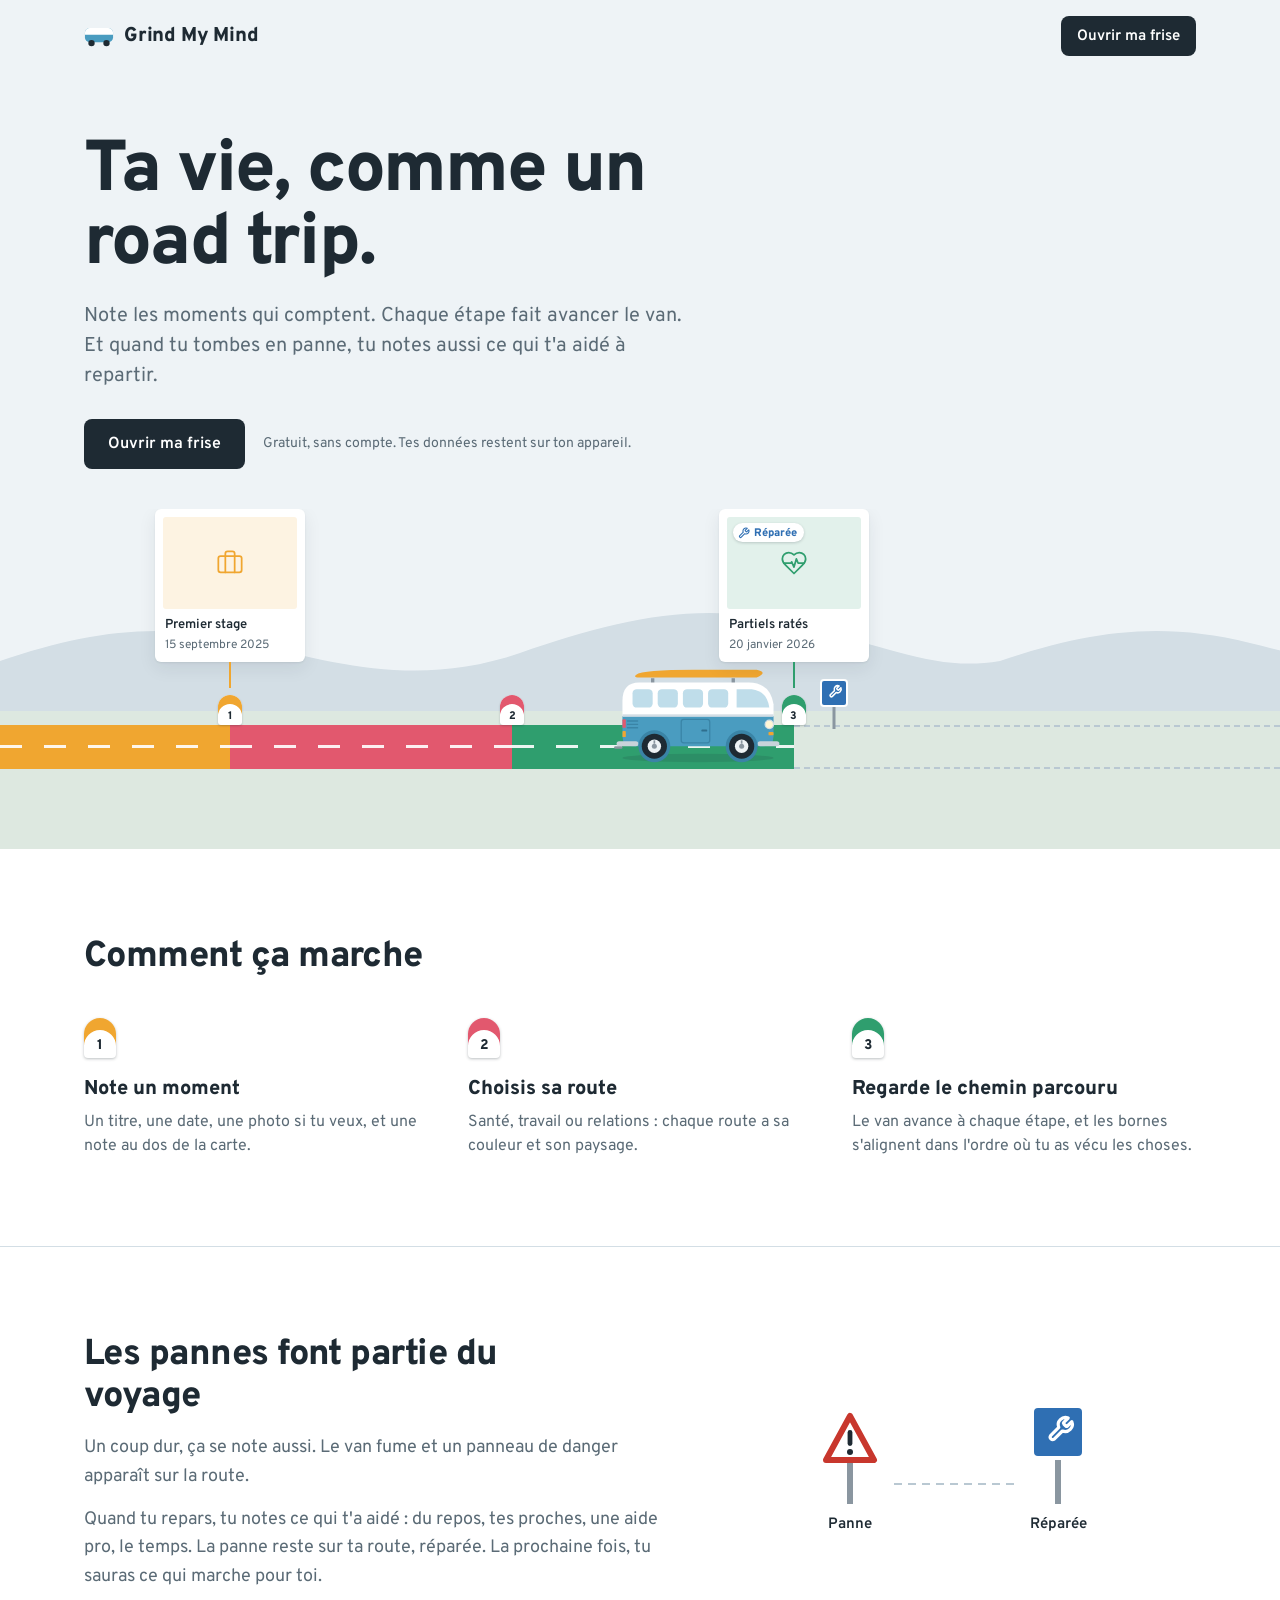
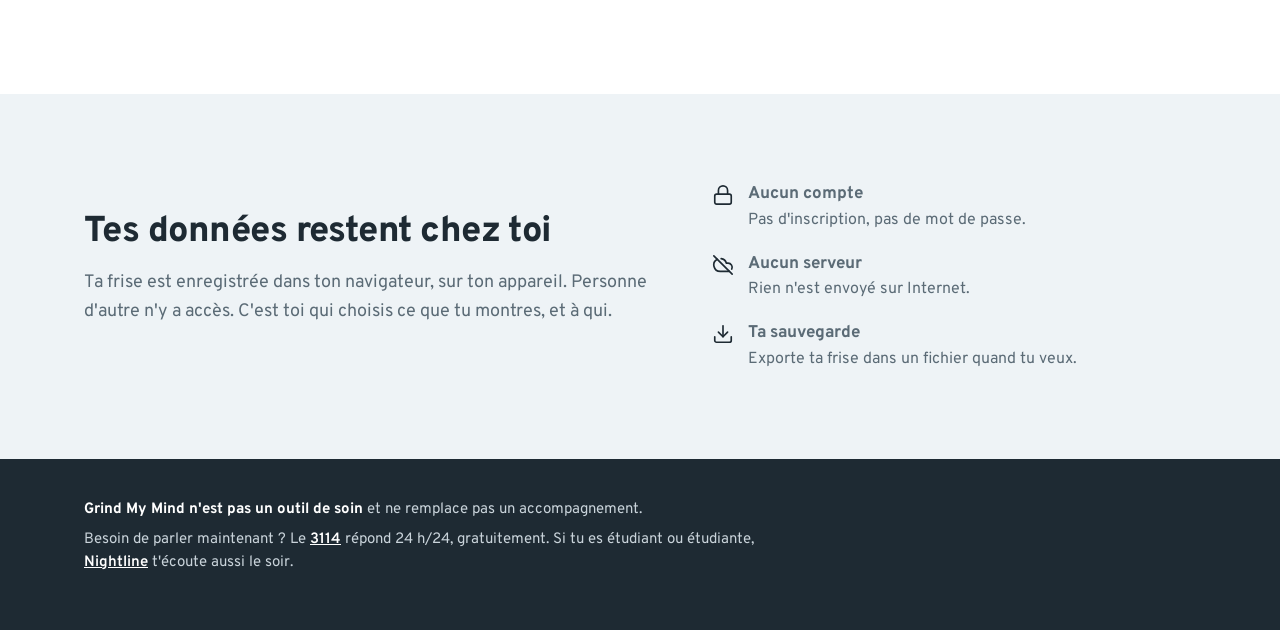
<file: index.html>
<!doctype html>
<html lang="fr">
<head>
  <meta charset="utf-8">
  <meta name="viewport" content="width=device-width, initial-scale=1, viewport-fit=cover">
  <title>Grind My Mind</title>
  <meta name="description" content="Le carnet de route de ta vie : note les moments qui comptent, et regarde le van avancer. Gratuit, sans compte, tes données restent chez toi.">
  <link rel="icon" href="data:image/svg+xml,<svg xmlns='http://www.w3.org/2000/svg' viewBox='0 0 32 22'><rect x='1' y='2' width='30' height='15' rx='5' fill='%234A9CC0'/><path d='M6 2h20a5 5 0 0 1 5 5v2H1V7a5 5 0 0 1 5-5z' fill='white'/><circle cx='8' cy='18' r='3.4' fill='%231E2A33'/><circle cx='24' cy='18' r='3.4' fill='%231E2A33'/></svg>">

  <link rel="preconnect" href="https://fonts.googleapis.com">
  <link rel="preconnect" href="https://fonts.gstatic.com" crossorigin>
  <link href="https://fonts.googleapis.com/css2?family=Overpass:wght@400;600;800&display=swap" rel="stylesheet">

  <link rel="stylesheet" href="style.css">
  <link rel="stylesheet" href="landing.css">
</head>
<body class="landing">

  <svg width="0" height="0" style="position:absolute" aria-hidden="true">
    <symbol id="i-alert" viewBox="0 0 24 24"><path d="m21.73 18-8-14a2 2 0 0 0-3.48 0l-8 14A2 2 0 0 0 4 21h16a2 2 0 0 0 1.73-3"/><path d="M12 9v4"/><path d="M12 17h.01"/></symbol>
    <symbol id="i-wrench" viewBox="0 0 24 24"><path d="M14.7 6.3a1 1 0 0 0 0 1.4l1.6 1.6a1 1 0 0 0 1.4 0l3.77-3.77a6 6 0 0 1-7.94 7.94l-6.91 6.91a2.12 2.12 0 0 1-3-3l6.91-6.91a6 6 0 0 1 7.94-7.94l-3.76 3.76z"/></symbol>
    <symbol id="i-lock" viewBox="0 0 24 24"><rect width="18" height="11" x="3" y="11" rx="2"/><path d="M7 11V7a5 5 0 0 1 10 0v4"/></symbol>
    <symbol id="i-cloud-off" viewBox="0 0 24 24"><path d="m2 2 20 20"/><path d="M5.782 5.782A7 7 0 0 0 9 19h8.5a4.5 4.5 0 0 0 1.307-.193"/><path d="M21.532 16.5A4.5 4.5 0 0 0 17.5 10h-1.79A7.008 7.008 0 0 0 10 5.07"/></symbol>
    <symbol id="i-download" viewBox="0 0 24 24"><path d="M21 15v4a2 2 0 0 1-2 2H5a2 2 0 0 1-2-2v-4"/><path d="m7 10 5 5 5-5"/><path d="M12 15V3"/></symbol>
    <symbol id="i-travail" viewBox="0 0 24 24"><path d="M16 20V4a2 2 0 0 0-2-2h-4a2 2 0 0 0-2 2v16"/><rect width="20" height="14" x="2" y="6" rx="2"/></symbol>
    <symbol id="i-sante" viewBox="0 0 24 24"><path d="M19 14c1.49-1.46 3-3.21 3-5.5A5.5 5.5 0 0 0 16.5 3c-1.76 0-3 .5-4.5 2-1.5-1.5-2.74-2-4.5-2A5.5 5.5 0 0 0 2 8.5c0 2.3 1.5 4.05 3 5.5l7 7Z"/><path d="M3.22 12H9.5l.5-1 2 4.5 2-7 1.5 3.5h5.27"/></symbol>
  </svg>

  <header class="l-top">
    <a class="brand" href="index.html">
      <svg class="brand-icon" viewBox="0 0 32 22" aria-hidden="true">
        <rect x="1" y="2" width="30" height="15" rx="5" fill="#4A9CC0"/>
        <path d="M6 2h20a5 5 0 0 1 5 5v2H1V7a5 5 0 0 1 5-5z" fill="#fff"/>
        <circle cx="8" cy="18" r="3.4" fill="#1E2A33"/>
        <circle cx="24" cy="18" r="3.4" fill="#1E2A33"/>
      </svg>
      <span class="brand-name">Grind My Mind</span>
    </a>
    <a class="btn primary" href="app.html" data-open>Ouvrir ma frise</a>
  </header>

  <main>
    <section class="hero">
      <div class="hero-text">
        <h1>Ta vie, comme un road trip.</h1>
        <p class="lead">Note les moments qui comptent. Chaque étape fait avancer le van. Et quand tu tombes en panne, tu notes aussi ce qui t'a aidé à repartir.</p>
        <div class="hero-cta">
          <a class="btn primary big" href="app.html" data-open>Ouvrir ma frise</a>
          <span class="hint">Gratuit, sans compte. Tes données restent sur ton appareil.</span>
        </div>
      </div>

      <!-- Démo : une route avec trois étapes, dont une panne réparée -->
      <div class="hero-scene" aria-hidden="true">
        <div class="hs-hills"></div>
        <div class="hs-ground"></div>
        <div class="hs-road future" style="left: 62%; right: 0"></div>
        <div class="hs-road" style="left: 0; width: 18%; --c: var(--travail)"></div>
        <div class="hs-road" style="left: 18%; width: 22%; --c: var(--relations)"></div>
        <div class="hs-road" style="left: 40%; width: 22%; --c: var(--sante)"></div>

        <article class="mini-card m1" style="left: 18%; --c: var(--travail)">
          <div class="mini-photo">
            <svg class="i" aria-hidden="true"><use href="#i-travail"/></svg>
          </div>
          <p class="mini-title">Premier stage</p>
          <p class="mini-date">15 septembre 2025</p>
        </article>
        <article class="mini-card m3" style="left: 62%; --c: var(--sante)">
          <div class="mini-photo">
            <svg class="i" aria-hidden="true"><use href="#i-sante"/></svg>
            <span class="mini-badge"><svg class="i" aria-hidden="true"><use href="#i-wrench"/></svg>Réparée</span>
          </div>
          <p class="mini-title">Partiels ratés</p>
          <p class="mini-date">20 janvier 2026</p>
        </article>

        <span class="hs-borne" style="left: 18%; --c: var(--travail)">1</span>
        <span class="hs-borne" style="left: 40%; --c: var(--relations)">2</span>
        <span class="hs-borne" style="left: 62%; --c: var(--sante)">3</span>
        <span class="hs-sign" style="left: calc(62% + 40px)"><svg viewBox="0 0 28 50" width="28" height="50" aria-hidden="true">
  <rect x="12.5" y="26" width="3" height="24" fill="#8a96a0"/>
  <rect x="1" y="1" width="26" height="26" rx="3" fill="#2f6fb3" stroke="#fff" stroke-width="2"/>
  <path d="M16.9 9.2a.6.6 0 0 0 0 .8l1 1a.6.6 0 0 0 .8 0l2.2-2.2a3.6 3.6 0 0 1-4.7 4.7l-4.1 4.1a1.3 1.3 0 0 1-1.8-1.8l4.1-4.1a3.6 3.6 0 0 1 4.7-4.7z"
    fill="none" stroke="#fff" stroke-width="1.6" stroke-linecap="round" stroke-linejoin="round"/></svg></span>

        <div class="hero-van"><svg class="van-svg" viewBox="0 0 200 112" width="168" height="94">
          <ellipse cx="100" cy="106" rx="90" ry="5" fill="rgba(30,42,51,.14)"/>
          <rect x="44" y="11" width="4" height="7" fill="#8A96A0"/>
          <rect x="140" y="11" width="4" height="7" fill="#8A96A0"/>
          <path d="M26 7 Q34 1 96 1 H170 Q184 4 170 10 H34 Q22 11 26 7 Z" fill="#F0A630"/>
          <path d="M10 56 H190 V80 Q190 92 178 92 H22 Q10 92 10 80 Z" fill="#4A9CC0"/>
          <path d="M30 16 H160 Q186 16 190 42 V56 H10 V38 Q10 16 30 16 Z" fill="#fff"/>
          <rect x="10" y="54" width="180" height="3" fill="#D3DEE5"/>
          <rect x="22" y="24" width="24" height="22" rx="5" fill="#BFDDEA"/>
          <rect x="52" y="24" width="24" height="22" rx="5" fill="#BFDDEA"/>
          <rect x="82" y="24" width="24" height="22" rx="5" fill="#BFDDEA"/>
          <rect x="112" y="24" width="24" height="22" rx="5" fill="#BFDDEA"/>
          <path d="M146 24 H164 Q182 26 185 46 H146 Z" fill="#BFDDEA"/>
          <rect x="80" y="60" width="34" height="28" rx="3" fill="none" stroke="#3A84A6" stroke-width="1.5"/>
          <rect x="104" y="72" width="7" height="2.5" rx="1" fill="#2F6F8E"/>
          <path d="M16 62 h12 M16 66 h12 M16 70 h12" stroke="#3A84A6" stroke-width="1.6" stroke-linecap="round"/>
          <circle cx="185" cy="66" r="5" fill="#FFF6D6" stroke="#D3DEE5" stroke-width="1.5"/>
          <rect class="blinker" x="184" y="75" width="6" height="4" rx="1" fill="#F0A630"/>
          <rect class="blinker" x="10" y="74" width="4" height="7" rx="1" fill="#F0A630"/>
          <rect x="10" y="60" width="4" height="10" rx="1" fill="#E2586E"/>
          <rect x="3" y="86" width="26" height="6" rx="3" fill="#C9D3DA"/>
          <rect x="171" y="86" width="26" height="6" rx="3" fill="#C9D3DA"/>
          <rect x="0" y="92" width="10" height="3" rx="1.5" fill="#8A96A0"/>
          <circle cx="48" cy="92" r="19" fill="#3A84A6"/>
          <circle cx="152" cy="92" r="19" fill="#3A84A6"/>
          <g class="wheel">
            <circle cx="48" cy="92" r="15" fill="#1E2A33"/>
            <circle cx="48" cy="92" r="8" fill="#EEF3F6"/>
            <circle cx="48" cy="92" r="3" fill="#8A96A0"/>
            <rect x="47" y="85" width="2" height="4" fill="#8A96A0"/>
          </g>
          <g class="wheel">
            <circle cx="152" cy="92" r="15" fill="#1E2A33"/>
            <circle cx="152" cy="92" r="8" fill="#EEF3F6"/>
            <circle cx="152" cy="92" r="3" fill="#8A96A0"/>
            <rect x="151" y="85" width="2" height="4" fill="#8A96A0"/>
          </g>
        </svg></div>
      </div>
    </section>

    <section class="how" aria-labelledby="how-title">
      <div class="wrap">
        <h2 id="how-title">Comment ça marche</h2>
        <ol class="how-list">
          <li>
            <span class="step-borne" style="--c: var(--travail)">1</span>
            <h3>Note un moment</h3>
            <p>Un titre, une date, une photo si tu veux, et une note au dos de la carte.</p>
          </li>
          <li>
            <span class="step-borne" style="--c: var(--relations)">2</span>
            <h3>Choisis sa route</h3>
            <p>Santé, travail ou relations : chaque route a sa couleur et son paysage.</p>
          </li>
          <li>
            <span class="step-borne" style="--c: var(--sante)">3</span>
            <h3>Regarde le chemin parcouru</h3>
            <p>Le van avance à chaque étape, et les bornes s'alignent dans l'ordre où tu as vécu les choses.</p>
          </li>
        </ol>
      </div>
    </section>

    <section class="feature" aria-labelledby="panne-title">
      <div class="wrap feature-grid">
        <div>
          <h2 id="panne-title">Les pannes font partie du voyage</h2>
          <p>Un coup dur, ça se note aussi. Le van fume et un panneau de danger apparaît sur la route.</p>
          <p>Quand tu repars, tu notes ce qui t'a aidé : du repos, tes proches, une aide pro, le temps. La panne reste sur ta route, réparée. La prochaine fois, tu sauras ce qui marche pour toi.</p>
        </div>
        <figure class="signs">
          <div class="sign-item"><svg viewBox="0 0 28 46" width="28" height="46" aria-hidden="true">
  <rect x="12.5" y="22" width="3" height="24" fill="#8a96a0"/>
  <path d="M14 2 L26 24 H2 Z" fill="#fff" stroke="#c8372d" stroke-width="3" stroke-linejoin="round"/>
  <rect x="12.8" y="9" width="2.4" height="8" rx="1.2" fill="#1e2a33"/><circle cx="14" cy="20" r="1.5" fill="#1e2a33"/></svg><figcaption>Panne</figcaption></div>
          <div class="sign-gap" aria-hidden="true"></div>
          <div class="sign-item"><svg viewBox="0 0 28 50" width="28" height="50" aria-hidden="true">
  <rect x="12.5" y="26" width="3" height="24" fill="#8a96a0"/>
  <rect x="1" y="1" width="26" height="26" rx="3" fill="#2f6fb3" stroke="#fff" stroke-width="2"/>
  <path d="M16.9 9.2a.6.6 0 0 0 0 .8l1 1a.6.6 0 0 0 .8 0l2.2-2.2a3.6 3.6 0 0 1-4.7 4.7l-4.1 4.1a1.3 1.3 0 0 1-1.8-1.8l4.1-4.1a3.6 3.6 0 0 1 4.7-4.7z"
    fill="none" stroke="#fff" stroke-width="1.6" stroke-linecap="round" stroke-linejoin="round"/></svg><figcaption>Réparée</figcaption></div>
        </figure>
      </div>
    </section>

    <section class="feature alt" aria-labelledby="data-title">
      <div class="wrap feature-grid">
        <div>
          <h2 id="data-title">Tes données restent chez toi</h2>
          <p>Ta frise est enregistrée dans ton navigateur, sur ton appareil. Personne d'autre n'y a accès. C'est toi qui choisis ce que tu montres, et à qui.</p>
        </div>
        <ul class="facts">
          <li><svg class="i" aria-hidden="true"><use href="#i-lock"/></svg><span><strong>Aucun compte</strong>Pas d'inscription, pas de mot de passe.</span></li>
          <li><svg class="i" aria-hidden="true"><use href="#i-cloud-off"/></svg><span><strong>Aucun serveur</strong>Rien n'est envoyé sur Internet.</span></li>
          <li><svg class="i" aria-hidden="true"><use href="#i-download"/></svg><span><strong>Ta sauvegarde</strong>Exporte ta frise dans un fichier quand tu veux.</span></li>
        </ul>
      </div>
    </section>
  </main>

  <footer class="l-foot">
    <div class="wrap">
      <p><strong>Grind My Mind n'est pas un outil de soin</strong> et ne remplace pas un accompagnement.</p>
      <p>Besoin de parler maintenant ? Le <a href="tel:3114">3114</a> répond 24 h/24, gratuitement. Si tu es étudiant ou étudiante, <a href="https://www.nightline.fr" target="_blank" rel="noopener">Nightline</a> t'écoute aussi le soir.</p>
    </div>
  </footer>

  <script>
    // Si une frise existe déjà, le bouton propose de la reprendre
    try {
      const saved = JSON.parse(localStorage.getItem("grind-my-mind.steps.v1"));
      if (Array.isArray(saved) && saved.length) {
        document.querySelectorAll("[data-open]").forEach((a) => { a.textContent = "Reprendre ma route"; });
      }
    } catch {}
  </script>
</body>
</html>
</file>
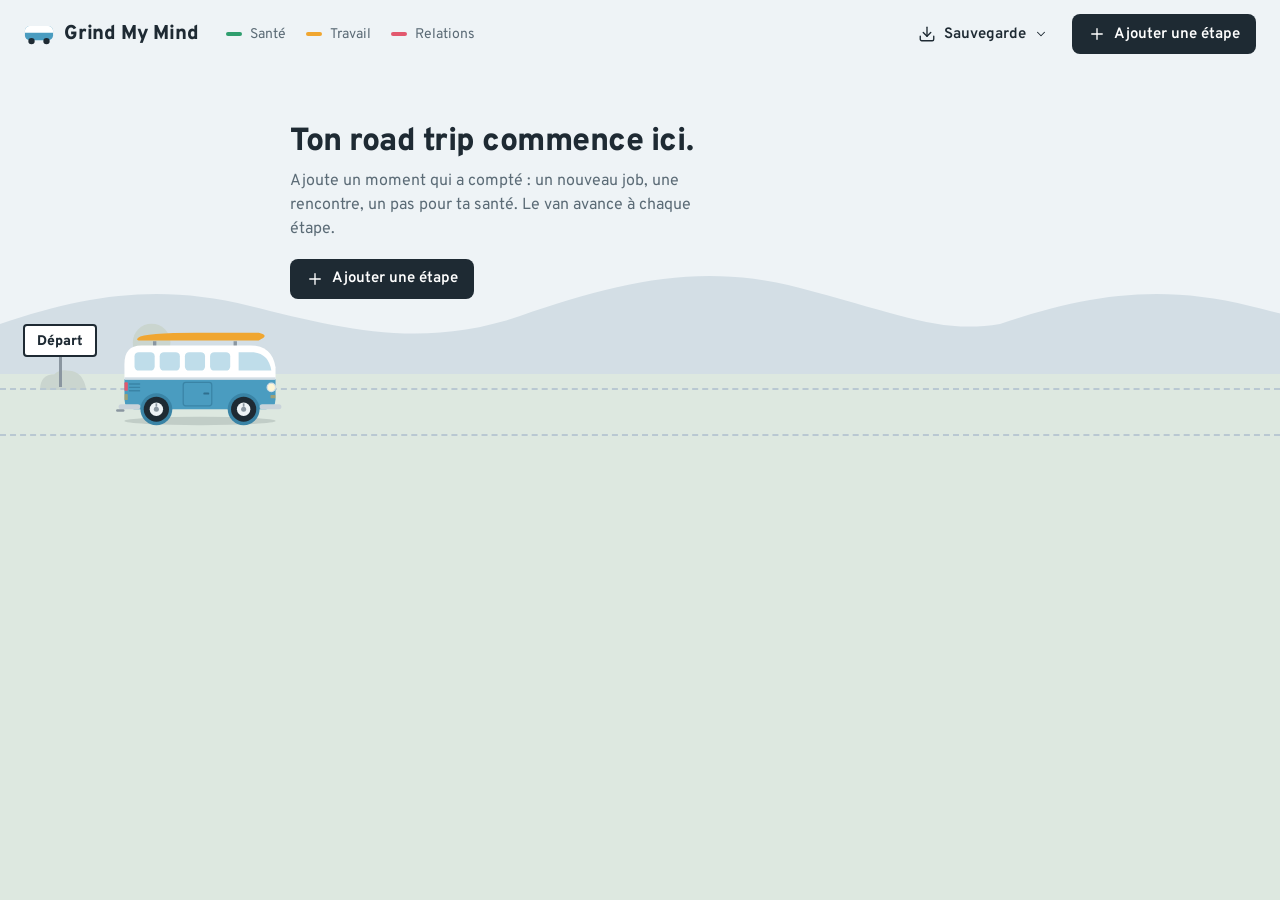
<file: app.html>
<!doctype html>
<html lang="fr">
<head>
  <meta charset="utf-8">
  <meta name="viewport" content="width=device-width, initial-scale=1, viewport-fit=cover">
  <title>Grind My Mind</title>
  <meta name="description" content="Le carnet de route de ta vie : chaque moment marquant fait avancer le van.">
  <link rel="icon" href="data:image/svg+xml,<svg xmlns='http://www.w3.org/2000/svg' viewBox='0 0 32 22'><rect x='1' y='2' width='30' height='15' rx='5' fill='%234A9CC0'/><path d='M6 2h20a5 5 0 0 1 5 5v2H1V7a5 5 0 0 1 5-5z' fill='white'/><circle cx='8' cy='18' r='3.4' fill='%231E2A33'/><circle cx='24' cy='18' r='3.4' fill='%231E2A33'/></svg>">

  <link rel="preconnect" href="https://fonts.googleapis.com">
  <link rel="preconnect" href="https://fonts.gstatic.com" crossorigin>
  <link href="https://fonts.googleapis.com/css2?family=Overpass:wght@400;600;800&display=swap" rel="stylesheet">

  <link rel="stylesheet" href="style.css">
</head>
<body class="app">

  <!-- Icônes (style Lucide) : utilisées avec <svg class="i"><use href="#i-nom"/></svg> -->
  <svg width="0" height="0" style="position:absolute" aria-hidden="true">
    <symbol id="i-plus" viewBox="0 0 24 24"><path d="M5 12h14M12 5v14"/></symbol>
    <symbol id="i-x" viewBox="0 0 24 24"><path d="M18 6 6 18M6 6l12 12"/></symbol>
    <symbol id="i-chevron" viewBox="0 0 24 24"><path d="m6 9 6 6 6-6"/></symbol>
    <symbol id="i-download" viewBox="0 0 24 24"><path d="M21 15v4a2 2 0 0 1-2 2H5a2 2 0 0 1-2-2v-4"/><path d="m7 10 5 5 5-5"/><path d="M12 15V3"/></symbol>
    <symbol id="i-upload" viewBox="0 0 24 24"><path d="M21 15v4a2 2 0 0 1-2 2H5a2 2 0 0 1-2-2v-4"/><path d="m17 8-5-5-5 5"/><path d="M12 3v12"/></symbol>
    <symbol id="i-camera" viewBox="0 0 24 24"><path d="M14.5 4h-5L7 7H4a2 2 0 0 0-2 2v9a2 2 0 0 0 2 2h16a2 2 0 0 0 2-2V9a2 2 0 0 0-2-2h-3z"/><circle cx="12" cy="13" r="3"/></symbol>
    <symbol id="i-pencil" viewBox="0 0 24 24"><path d="M21.17 6.81a1 1 0 0 0-3.99-3.99L3.84 16.17a2 2 0 0 0-.5.83l-1.32 4.35a.5.5 0 0 0 .62.62l4.35-1.32a2 2 0 0 0 .83-.5z"/></symbol>
    <symbol id="i-trash" viewBox="0 0 24 24"><path d="M3 6h18"/><path d="M19 6v14a2 2 0 0 1-2 2H7a2 2 0 0 1-2-2V6"/><path d="M8 6V4a2 2 0 0 1 2-2h4a2 2 0 0 1 2 2v2"/></symbol>
    <symbol id="i-flip" viewBox="0 0 24 24"><path d="M3 12a9 9 0 1 0 9-9 9.75 9.75 0 0 0-6.74 2.74L3 8"/><path d="M3 3v5h5"/></symbol>
    <symbol id="i-alert" viewBox="0 0 24 24"><path d="m21.73 18-8-14a2 2 0 0 0-3.48 0l-8 14A2 2 0 0 0 4 21h16a2 2 0 0 0 1.73-3"/><path d="M12 9v4"/><path d="M12 17h.01"/></symbol>
    <symbol id="i-wrench" viewBox="0 0 24 24"><path d="M14.7 6.3a1 1 0 0 0 0 1.4l1.6 1.6a1 1 0 0 0 1.4 0l3.77-3.77a6 6 0 0 1-7.94 7.94l-6.91 6.91a2.12 2.12 0 0 1-3-3l6.91-6.91a6 6 0 0 1 7.94-7.94l-3.76 3.76z"/></symbol>
    <symbol id="i-trend" viewBox="0 0 24 24"><path d="M22 7 13.5 15.5 8.5 10.5 2 17"/><path d="M16 7h6v6"/></symbol>
    <symbol id="i-sante" viewBox="0 0 24 24"><path d="M19 14c1.49-1.46 3-3.21 3-5.5A5.5 5.5 0 0 0 16.5 3c-1.76 0-3 .5-4.5 2-1.5-1.5-2.74-2-4.5-2A5.5 5.5 0 0 0 2 8.5c0 2.3 1.5 4.05 3 5.5l7 7Z"/><path d="M3.22 12H9.5l.5-1 2 4.5 2-7 1.5 3.5h5.27"/></symbol>
    <symbol id="i-travail" viewBox="0 0 24 24"><path d="M16 20V4a2 2 0 0 0-2-2h-4a2 2 0 0 0-2 2v16"/><rect width="20" height="14" x="2" y="6" rx="2"/></symbol>
    <symbol id="i-relations" viewBox="0 0 24 24"><path d="M16 21v-2a4 4 0 0 0-4-4H6a4 4 0 0 0-4 4v2"/><circle cx="9" cy="7" r="4"/><path d="M22 21v-2a4 4 0 0 0-3-3.87"/><path d="M16 3.13a4 4 0 0 1 0 7.75"/></symbol>
  </svg>

  <header class="topbar">
    <a class="brand" href="index.html" title="Présentation de Grind My Mind">
      <svg class="brand-icon" viewBox="0 0 32 22" aria-hidden="true">
        <rect x="1" y="2" width="30" height="15" rx="5" fill="#4A9CC0"/>
        <path d="M6 2h20a5 5 0 0 1 5 5v2H1V7a5 5 0 0 1 5-5z" fill="#fff"/>
        <circle cx="8" cy="18" r="3.4" fill="#1E2A33"/>
        <circle cx="24" cy="18" r="3.4" fill="#1E2A33"/>
      </svg>
      <h1>Grind My Mind</h1>
    </a>

    <ul class="legend" id="legend" aria-label="Routes"></ul>

    <div class="top-actions">
      <div class="menu">
        <button class="btn ghost" id="menuBtn" aria-haspopup="true" aria-expanded="false" aria-controls="menuPop">
          <svg class="i" aria-hidden="true"><use href="#i-download"/></svg>
          <span class="btn-label">Sauvegarde</span>
          <svg class="i i-sm" aria-hidden="true"><use href="#i-chevron"/></svg>
        </button>
        <div class="menu-pop" id="menuPop" hidden>
          <button type="button" id="exportBtn">
            <svg class="i" aria-hidden="true"><use href="#i-download"/></svg>
            <span><strong>Exporter</strong><small>Télécharge toute ta frise dans un fichier</small></span>
          </button>
          <button type="button" id="importBtn">
            <svg class="i" aria-hidden="true"><use href="#i-upload"/></svg>
            <span><strong>Importer</strong><small>Ajoute les étapes d'un fichier exporté</small></span>
          </button>
        </div>
      </div>
      <button class="btn primary" id="addBtn" title="Raccourci : N">
        <svg class="i" aria-hidden="true"><use href="#i-plus"/></svg>
        <span class="btn-label">Ajouter une étape</span>
      </button>
    </div>
    <input type="file" id="importInput" accept="application/json,.json" hidden>
  </header>

  <main id="scene">
    <div id="track">
      <div class="far-wrap"><div class="far" id="far"></div></div>
      <div class="ground"></div>

      <!-- Route, décor, bornes et cartes : dessinés par app.js -->
      <div id="world"></div>

      <section class="empty" id="empty" hidden>
        <h2>Ton road trip commence ici.</h2>
        <p>Ajoute un moment qui a compté : un nouveau job, une rencontre, un pas pour ta santé. Le van avance à chaque étape.</p>
        <button class="btn primary" id="emptyAddBtn">
          <svg class="i" aria-hidden="true"><use href="#i-plus"/></svg>
          Ajouter une étape
        </button>
      </section>

      <!-- Le combi -->
      <div class="van no-anim" id="van" aria-hidden="true">
        <div class="smoke"><span></span><span></span><span></span><span></span></div>
        <div class="dust"><span></span><span></span><span></span></div>
        <svg class="van-svg" viewBox="0 0 200 112" width="168" height="94">
          <ellipse cx="100" cy="106" rx="90" ry="5" fill="rgba(30,42,51,.14)"/>
          <rect x="44" y="11" width="4" height="7" fill="#8A96A0"/>
          <rect x="140" y="11" width="4" height="7" fill="#8A96A0"/>
          <path d="M26 7 Q34 1 96 1 H170 Q184 4 170 10 H34 Q22 11 26 7 Z" fill="#F0A630"/>
          <path d="M10 56 H190 V80 Q190 92 178 92 H22 Q10 92 10 80 Z" fill="#4A9CC0"/>
          <path d="M30 16 H160 Q186 16 190 42 V56 H10 V38 Q10 16 30 16 Z" fill="#fff"/>
          <rect x="10" y="54" width="180" height="3" fill="#D3DEE5"/>
          <rect x="22" y="24" width="24" height="22" rx="5" fill="#BFDDEA"/>
          <rect x="52" y="24" width="24" height="22" rx="5" fill="#BFDDEA"/>
          <rect x="82" y="24" width="24" height="22" rx="5" fill="#BFDDEA"/>
          <rect x="112" y="24" width="24" height="22" rx="5" fill="#BFDDEA"/>
          <path d="M146 24 H164 Q182 26 185 46 H146 Z" fill="#BFDDEA"/>
          <rect x="80" y="60" width="34" height="28" rx="3" fill="none" stroke="#3A84A6" stroke-width="1.5"/>
          <rect x="104" y="72" width="7" height="2.5" rx="1" fill="#2F6F8E"/>
          <path d="M16 62 h12 M16 66 h12 M16 70 h12" stroke="#3A84A6" stroke-width="1.6" stroke-linecap="round"/>
          <circle cx="185" cy="66" r="5" fill="#FFF6D6" stroke="#D3DEE5" stroke-width="1.5"/>
          <rect class="blinker" x="184" y="75" width="6" height="4" rx="1" fill="#F0A630"/>
          <rect class="blinker" x="10" y="74" width="4" height="7" rx="1" fill="#F0A630"/>
          <rect x="10" y="60" width="4" height="10" rx="1" fill="#E2586E"/>
          <rect x="3" y="86" width="26" height="6" rx="3" fill="#C9D3DA"/>
          <rect x="171" y="86" width="26" height="6" rx="3" fill="#C9D3DA"/>
          <rect x="0" y="92" width="10" height="3" rx="1.5" fill="#8A96A0"/>
          <circle cx="48" cy="92" r="19" fill="#3A84A6"/>
          <circle cx="152" cy="92" r="19" fill="#3A84A6"/>
          <g class="wheel">
            <circle cx="48" cy="92" r="15" fill="#1E2A33"/>
            <circle cx="48" cy="92" r="8" fill="#EEF3F6"/>
            <circle cx="48" cy="92" r="3" fill="#8A96A0"/>
            <rect x="47" y="85" width="2" height="4" fill="#8A96A0"/>
          </g>
          <g class="wheel">
            <circle cx="152" cy="92" r="15" fill="#1E2A33"/>
            <circle cx="152" cy="92" r="8" fill="#EEF3F6"/>
            <circle cx="152" cy="92" r="3" fill="#8A96A0"/>
            <rect x="151" y="85" width="2" height="4" fill="#8A96A0"/>
          </g>
        </svg>
      </div>
    </div>
  </main>

  <!-- Fenêtre : ajouter / modifier une étape -->
  <dialog id="stepDialog" aria-labelledby="dialogTitle">
    <form id="stepForm">
      <header class="dlg-head">
        <h2 id="dialogTitle">Nouvelle étape</h2>
        <button type="button" class="icon-btn" data-close aria-label="Fermer">
          <svg class="i" aria-hidden="true"><use href="#i-x"/></svg>
        </button>
      </header>

      <div class="dlg-body">
        <div class="field">
          <label for="fTitle">Qu'est-ce qui s'est passé ?</label>
          <input id="fTitle" type="text" required maxlength="60" placeholder="J'ai trouvé un travail" autocomplete="off">
        </div>

        <div class="row">
          <div class="field">
            <label for="fDate">Date</label>
            <input id="fDate" type="date" required>
          </div>
          <fieldset class="field">
            <legend>Type</legend>
            <div class="seg">
              <label><input type="radio" name="type" value="etape" checked><span><svg class="i" aria-hidden="true"><use href="#i-trend"/></svg>Ça avance</span></label>
              <label><input type="radio" name="type" value="panne"><span><svg class="i" aria-hidden="true"><use href="#i-alert"/></svg>Panne</span></label>
            </div>
          </fieldset>
        </div>

        <p class="support" id="support" hidden>
          Une panne, ça arrive. Si c'est lourd en ce moment, tu peux en parler :
          le <a href="tel:3114">3114</a> répond 24 h/24, gratuitement, et
          <a href="https://www.nightline.fr" target="_blank" rel="noopener">Nightline</a> écoute les étudiants le soir.
        </p>

        <fieldset class="field">
          <legend>Route</legend>
          <div class="routes">
            <label class="route" style="--c: var(--sante)"><input type="radio" name="cat" value="sante"><span><i></i>Santé</span></label>
            <label class="route" style="--c: var(--travail)"><input type="radio" name="cat" value="travail" checked><span><i></i>Travail</span></label>
            <label class="route" style="--c: var(--relations)"><input type="radio" name="cat" value="relations"><span><i></i>Relations</span></label>
          </div>
        </fieldset>

        <div class="field">
          <span class="label">Photo <span class="opt">(optionnel)</span></span>
          <div class="dropzone" id="dropzone">
            <input type="file" id="fPhoto" accept="image/*" aria-label="Choisir une photo">
            <div class="dz-empty" id="dzEmpty">
              <svg class="i i-lg" aria-hidden="true"><use href="#i-camera"/></svg>
              <span><strong>Ajoute une photo</strong><br>Glisse-la ici ou clique pour la choisir</span>
            </div>
            <div class="dz-preview" id="dzPreview" hidden>
              <img id="preview" alt="Aperçu de la photo">
              <span>Clique pour changer de photo</span>
              <button type="button" class="btn ghost small" id="removePhoto">Retirer</button>
            </div>
          </div>
        </div>

        <div class="field">
          <label for="fNote">Note au dos de la carte <span class="opt">(optionnel)</span></label>
          <textarea id="fNote" maxlength="280" rows="3" placeholder="Ce que tu as ressenti, ce que tu en retiens"></textarea>
          <div class="counter"><span id="noteCount">0</span> / 280</div>
        </div>
      </div>

      <footer class="dlg-foot">
        <button type="button" class="btn ghost" data-close>Annuler</button>
        <button type="submit" class="btn primary" id="submitBtn">Ajouter l'étape</button>
      </footer>
    </form>
  </dialog>

  <!-- Fenêtre : noter une réparation -->
  <dialog id="repairDialog" aria-labelledby="repairTitle">
    <form id="repairForm">
      <header class="dlg-head">
        <div>
          <h2 id="repairTitle">Noter la réparation</h2>
          <p class="dlg-sub" id="repairSub"></p>
        </div>
        <button type="button" class="icon-btn" data-close aria-label="Fermer">
          <svg class="i" aria-hidden="true"><use href="#i-x"/></svg>
        </button>
      </header>

      <div class="dlg-body">
        <div class="field">
          <label for="rDate">Repartie le</label>
          <input id="rDate" type="date" required>
        </div>

        <fieldset class="field">
          <legend>Qu'est-ce qui t'a aidé à repartir ? <span class="opt">(plusieurs choix possibles)</span></legend>
          <div class="helps" id="helps"></div>
        </fieldset>

        <div class="field">
          <label for="rNote">En quelques mots <span class="opt">(optionnel)</span></label>
          <textarea id="rNote" maxlength="280" rows="3" placeholder="Ce qui a changé, ce que tu retiens pour la prochaine fois"></textarea>
          <div class="counter"><span id="rNoteCount">0</span> / 280</div>
        </div>
      </div>

      <footer class="dlg-foot">
        <button type="button" class="btn ghost danger-text" id="removeRepair" hidden>Retirer la réparation</button>
        <span class="spacer"></span>
        <button type="button" class="btn ghost" data-close>Annuler</button>
        <button type="submit" class="btn primary">Enregistrer la réparation</button>
      </footer>
    </form>
  </dialog>

  <!-- Fenêtre de confirmation -->
  <dialog id="confirmDialog" class="confirm" aria-labelledby="confirmTitle">
    <form method="dialog">
      <h3 id="confirmTitle"></h3>
      <p id="confirmText"></p>
      <div class="confirm-actions">
        <button class="btn ghost" value="cancel">Annuler</button>
        <button class="btn primary" value="ok" id="confirmOk">OK</button>
      </div>
    </form>
  </dialog>

  <div class="toast" id="toast" role="status" aria-live="polite"></div>

  <script src="app.js"></script>
</body>
</html>
</file>
<file: style.css>
/* =========================================================
   Grind My Mind — styles (plan détaillé dans DESIGN.md)
   1. Variables          5. Van
   2. Base & icônes      6. Cartes souvenir
   3. Barre du haut      7. Fenêtres (dialog)
   4. Frise & route      8. Toast, état vide, responsive
   ========================================================= */

/* ---------- 1. Variables ---------- */
:root {
  /* Palette */
  --encre: #1e2a33;
  --encre-douce: #5b6b76;
  --brume: #eef3f6;
  --horizon: #d3dee5;
  --prairie: #dde8e0;
  --blanc: #ffffff;

  /* Couleurs des routes : change-les ici, tout le site suit */
  --sante: #2f9e6e;
  --travail: #f0a630;
  --relations: #e2586e;
  --alerte: #c8372d;
  --depannage: #2f6fb3;

  /* Doit correspondre à LAYOUT dans app.js */
  --road-top: 320px;
  --road-h: 48px;
  --track-min: 670px;

  --font: "Overpass", system-ui, -apple-system, "Segoe UI", sans-serif;

  /* Rayons hiérarchisés */
  --r-photo: 3px;
  --r-card: 6px;
  --r-ctrl: 8px;
  --r-dialog: 14px;

  --shadow-card: 0 1px 2px rgba(30, 42, 51, .08), 0 6px 18px rgba(30, 42, 51, .08);
  --shadow-pop: 0 12px 40px rgba(30, 42, 51, .18);
  --ease: cubic-bezier(.2, .8, .2, 1);
}

/* ---------- 2. Base & icônes ---------- */
* { box-sizing: border-box; }
[hidden] { display: none !important; }

html, body { height: 100%; }

body {
  margin: 0;
  background: var(--brume);
  color: var(--encre);
  font: 400 16px/1.5 var(--font);
  -webkit-font-smoothing: antialiased;
}

/* L'app occupe tout l'écran ; seule la frise défile */
body.app {
  display: flex;
  flex-direction: column;
  height: 100vh;
  height: 100dvh;
  overflow: hidden;
}

.i {
  width: 18px; height: 18px; flex: none;
  fill: none; stroke: currentColor; stroke-width: 1.8;
  stroke-linecap: round; stroke-linejoin: round;
}
.i-sm { width: 14px; height: 14px; }
.i-lg { width: 24px; height: 24px; }

:focus-visible { outline: 2px solid var(--encre); outline-offset: 2px; }

/* ---------- 3. Barre du haut ---------- */
.topbar {
  flex: none;
  display: flex; align-items: center; gap: 28px;
  padding: 14px 24px;
}

.brand { display: flex; align-items: center; gap: 10px; color: inherit; text-decoration: none; }
.brand-icon { width: 30px; height: 21px; }
.brand h1 { margin: 0; font-size: 20px; font-weight: 800; letter-spacing: -.01em; white-space: nowrap; }

.legend {
  display: flex; gap: 20px; margin: 0; padding: 0; list-style: none;
  font-size: 14px; color: var(--encre-douce);
}
.legend li { display: flex; align-items: center; gap: 8px; white-space: nowrap; }
.legend i { width: 16px; height: 4px; border-radius: 2px; background: var(--c); }
.legend b { color: var(--encre); font-weight: 600; }
.legend .i { width: 15px; height: 15px; }
.legend .alert .i { color: var(--alerte); }
.legend .fixed .i { color: var(--depannage); }

.top-actions { display: flex; align-items: center; gap: 8px; margin-left: auto; }

.btn {
  display: inline-flex; align-items: center; justify-content: center; gap: 8px;
  height: 40px; padding: 0 16px;
  border: 0; border-radius: var(--r-ctrl);
  font: 600 15px/1 var(--font); white-space: nowrap; cursor: pointer;
  text-decoration: none;
  transition: background-color .15s;
}
.btn.primary { background: var(--encre); color: var(--blanc); }
.btn.primary:hover { background: #2c3c48; }
.btn.ghost { background: transparent; color: var(--encre); }
.btn.ghost:hover { background: rgba(30, 42, 51, .07); }
.btn.danger { background: var(--alerte); color: var(--blanc); }
.btn.danger:hover { background: #a92e25; }
.btn.small { height: 32px; padding: 0 12px; font-size: 14px; }

.icon-btn {
  width: 40px; height: 40px; display: grid; place-items: center;
  border: 0; border-radius: var(--r-ctrl); background: transparent; color: var(--encre); cursor: pointer;
}
.icon-btn:hover { background: rgba(30, 42, 51, .07); }

.menu { position: relative; }
.menu-pop {
  position: absolute; z-index: 40; right: 0; top: calc(100% + 6px);
  width: 290px; padding: 6px;
  background: var(--blanc); border: 1px solid var(--horizon); border-radius: var(--r-ctrl);
  box-shadow: var(--shadow-pop);
}
.menu-pop button {
  display: flex; align-items: flex-start; gap: 12px; width: 100%;
  padding: 10px; border: 0; border-radius: 6px; background: none;
  font: inherit; color: inherit; text-align: left; cursor: pointer;
}
.menu-pop button:hover { background: var(--brume); }
.menu-pop .i { margin-top: 2px; }
.menu-pop strong { display: block; font-size: 15px; font-weight: 600; }
.menu-pop small { display: block; font-size: 13px; line-height: 1.4; color: var(--encre-douce); }

/* ---------- 4. Frise & route ---------- */
#scene {
  position: relative; flex: 1;
  overflow: auto;
  overscroll-behavior-x: contain;
  scrollbar-width: thin;
  scrollbar-color: var(--horizon) transparent;
}

#track { position: relative; min-width: 100%; height: max(var(--track-min), 100%); }

.far-wrap {
  position: absolute; left: 0; width: 100%; overflow: hidden;
  top: calc(var(--road-top) - 134px); height: 120px;
}
.far {
  position: absolute; inset: 0;
  background-repeat: repeat-x; background-size: 1000px 120px; background-position: left bottom;
  will-change: transform;
}

.ground {
  position: absolute; left: 0; width: 100%; bottom: 0;
  top: calc(var(--road-top) - 14px);
  background: var(--prairie);
}

.decor { position: absolute; z-index: 1; pointer-events: none; }
.decor svg { display: block; width: 100%; height: 100%; fill: currentColor; }

.road {
  position: absolute; z-index: 2;
  top: var(--road-top); height: var(--road-h);
  background: var(--c);
}
.road::after {
  content: ""; position: absolute; left: 0; right: 0;
  top: calc(50% - 1.5px); height: 3px;
  background: repeating-linear-gradient(90deg, rgba(255, 255, 255, .9) 0 22px, transparent 22px 44px);
}
.road.sante     { --c: var(--sante); }
.road.travail   { --c: var(--travail); }
.road.relations { --c: var(--relations); }
.road.future {
  background: transparent;
  border-top: 2px dashed #b9c8d2;
  border-bottom: 2px dashed #b9c8d2;
}
.road.future::after { display: none; }

/* Borne kilométrique : numéro de l'étape, chapeau de la couleur de la route */
.borne {
  position: absolute; z-index: 3;
  width: 24px; height: 30px; margin-left: -12px;
  display: flex; align-items: flex-end; justify-content: center; padding-bottom: 3px;
  background: var(--blanc);
  border-radius: 12px 12px 3px 3px;
  box-shadow: inset 0 9px 0 var(--c), 0 1px 2px rgba(30, 42, 51, .25);
  font-size: 11px; font-weight: 800; line-height: 1; color: var(--encre);
}
.stem { position: absolute; z-index: 2; width: 2px; margin-left: -1px; background: var(--c); }

/* Panneaux de direction */
.sign {
  position: absolute; z-index: 3;
  display: flex; flex-direction: column; align-items: center;
  transform: translateX(-50%);
  top: calc(var(--road-top) - 64px);
}
.sign .board {
  padding: 5px 12px 3px;
  border: 2px solid var(--encre); border-radius: 4px;
  background: var(--blanc);
  font-size: 14px; font-weight: 800; white-space: nowrap;
}
.sign .post { width: 3px; height: 30px; background: #8a96a0; }
.sign.end .board { color: var(--encre-douce); border-color: var(--encre-douce); }

.warning, .depannage { position: absolute; z-index: 1; width: 28px; margin-left: -14px; top: calc(var(--road-top) - 46px); }

/* ---------- 5. Van ---------- */
.van {
  position: absolute; z-index: 4;
  top: calc(var(--road-top) - 56px);
  width: 168px; margin-left: -84px;
  transition: left 1.8s cubic-bezier(.45, .05, .3, 1);
}
.van.no-anim { transition: none; }
.van-svg { display: block; overflow: visible; }

.van .wheel { transform-box: fill-box; transform-origin: center; }
.van.driving .wheel { animation: spin .45s linear infinite; }
.van.driving.reverse .wheel { animation-direction: reverse; }
.van.driving .van-svg { animation: bump .28s ease-in-out infinite alternate; }
@keyframes spin { to { transform: rotate(360deg); } }
@keyframes bump { to { transform: translateY(-2px); } }

.van .blinker { opacity: .5; }
.van.broken .blinker { animation: blink 1s steps(1) infinite; }
.van.repaired .van-svg { animation: hop .6s var(--ease); }
@keyframes hop { 40% { transform: translateY(-10px); } }
@keyframes blink { 50% { opacity: 1; } }

.smoke, .dust { position: absolute; display: none; pointer-events: none; }
.smoke { left: 2px; top: 30px; }
.dust  { left: 22px; top: 74px; }
.van.broken .smoke, .van.driving .dust { display: block; }
.smoke span, .dust span { position: absolute; width: 18px; height: 18px; border-radius: 50%; opacity: 0; }
.smoke span { background: #9aa6ae; animation: puff 2.6s ease-out infinite; }
.smoke span:nth-child(2) { animation-delay: .65s; }
.smoke span:nth-child(3) { animation-delay: 1.3s; }
.smoke span:nth-child(4) { animation-delay: 1.95s; }
@keyframes puff {
  0%   { transform: translate(0, 0) scale(.4); opacity: .7; }
  100% { transform: translate(-30px, -72px) scale(2.4); opacity: 0; }
}
.dust span { background: #c9d3da; animation: dust .6s ease-out infinite; }
.dust span:nth-child(2) { animation-delay: .2s; }
.dust span:nth-child(3) { animation-delay: .4s; }
@keyframes dust {
  0%   { transform: translate(0, 0) scale(.3); opacity: .8; }
  100% { transform: translate(-36px, -12px) scale(1.3); opacity: 0; }
}

/* ---------- 6. Cartes souvenir ---------- */
.pin {
  position: absolute; z-index: 5;
  width: 184px; height: 216px;
  perspective: 1100px;
}
.pin.flipped { z-index: 6; }

.card { width: 100%; height: 100%; border-radius: var(--r-card); cursor: pointer; }
.card:focus-visible { outline-offset: 3px; }

.card-inner {
  position: relative; width: 100%; height: 100%;
  transform-style: preserve-3d;
  transition: transform .6s var(--ease);
}
.pin.flipped .card-inner { transform: rotateY(180deg); }
/* Arrivée d'une nouvelle carte (sur .card pour ne pas bloquer le retournement) */
.pin.is-new .card { animation: arrive .45s var(--ease) 1.4s backwards; }
@keyframes arrive { from { opacity: 0; transform: scale(.92); } }

.face {
  position: absolute; inset: 0; padding: 10px;
  border-radius: var(--r-card); background: var(--blanc);
  box-shadow: var(--shadow-card);
  -webkit-backface-visibility: hidden; backface-visibility: hidden;
  transition: visibility 0s linear 0s;
}
.back { transform: rotateY(180deg); visibility: hidden; transition-delay: .3s; }
.pin.flipped .back  { visibility: visible; transition-delay: 0s; }
.pin.flipped .front { visibility: hidden; transition-delay: .3s; }

.photo { display: block; width: 164px; height: 124px; border-radius: var(--r-photo); object-fit: cover; }
.photo.placeholder {
  display: grid; place-items: center;
  background: color-mix(in srgb, var(--c) 14%, var(--blanc));
  color: var(--c);
}
.photo.placeholder .i { width: 34px; height: 34px; stroke-width: 1.5; }
/* Une panne non réparée passe en noir et blanc ; réparée, elle retrouve ses couleurs */
.pin.panne:not(.repaired) .photo { filter: grayscale(1); }
.pin.panne:not(.repaired) .photo.placeholder { color: var(--encre-douce); background: var(--brume); }

.badge {
  position: absolute; top: 16px; left: 16px;
  display: inline-flex; align-items: center; gap: 4px;
  padding: 3px 8px 2px 6px; border-radius: 999px;
  background: var(--blanc); color: var(--alerte);
  font-size: 12px; font-weight: 800; line-height: 1.4;
  box-shadow: 0 1px 3px rgba(30, 42, 51, .2);
}
.badge .i { width: 13px; height: 13px; stroke-width: 2.2; }
.badge.fixed { color: var(--depannage); }

.flip-hint {
  position: absolute; top: 16px; right: 16px;
  width: 26px; height: 26px; display: grid; place-items: center;
  border-radius: 50%; background: var(--blanc); color: var(--encre);
  box-shadow: 0 1px 3px rgba(30, 42, 51, .2);
  opacity: 0;
}
.pin:hover .flip-hint, .card:focus-visible .flip-hint { opacity: 1; }
.flip-hint .i { width: 14px; height: 14px; }

.title {
  margin: 10px 2px 0;
  font-size: 15px; font-weight: 600; line-height: 1.3;
  display: -webkit-box; -webkit-line-clamp: 2; -webkit-box-orient: vertical;
  overflow: hidden; overflow-wrap: anywhere;
}
.date { position: absolute; left: 12px; bottom: 9px; margin: 0; font-size: 13px; color: var(--encre-douce); }

.back { display: flex; flex-direction: column; padding: 14px 12px 10px; }
.back-route { display: flex; align-items: center; gap: 8px; margin: 0 0 6px; font-size: 13px; font-weight: 600; }
.back-route i { width: 16px; height: 4px; border-radius: 2px; background: var(--c); }
.back-route .panne-tag { margin-left: auto; color: var(--alerte); font-weight: 800; }
.back-route .panne-tag.fixed { color: var(--depannage); }
.back-body { flex: 1; overflow: auto; scrollbar-width: thin; }
.repair-block {
  margin-top: 6px; padding: 6px 8px; border-radius: 6px;
  background: color-mix(in srgb, var(--depannage) 8%, var(--blanc));
  font-size: 13px; line-height: 1.45;
}
.repair-block strong { display: block; font-weight: 600; color: var(--depannage); }
.repair-block .helps-list { margin: 2px 0 0; color: var(--encre); }
.repair-block .repair-note { margin: 4px 0 0; white-space: pre-wrap; overflow-wrap: anywhere; }
.note {
  margin: 0;
  font-size: 14px; line-height: 1.5;
  white-space: pre-wrap; overflow-wrap: anywhere;
}
.note.empty { color: var(--encre-douce); }
.actions { display: flex; gap: 4px; margin-top: 8px; }
.mini-btn {
  flex: 1; display: inline-flex; align-items: center; justify-content: center; gap: 6px;
  height: 32px; border: 0; border-radius: 6px;
  background: var(--brume); color: var(--encre);
  font: 600 13px/1 var(--font); cursor: pointer; min-width: 0;
}
.mini-btn .i { width: 14px; height: 14px; }
.mini-btn.danger, .mini-btn.square { flex: none; width: 30px; }
.panne .mini-btn.danger, .panne .mini-btn.square { width: 28px; }
.mini-btn.repair { background: color-mix(in srgb, var(--depannage) 12%, var(--blanc)); color: var(--depannage); }
.mini-btn.repair:hover { background: color-mix(in srgb, var(--depannage) 20%, var(--blanc)); }
.mini-btn:hover { background: var(--horizon); }
.mini-btn.danger:hover { background: #f8dedb; color: var(--alerte); }

/* ---------- 7. Fenêtres (dialog) ---------- */
dialog {
  width: min(500px, calc(100vw - 24px));
  max-height: calc(100dvh - 24px);
  padding: 0; border: 0; border-radius: var(--r-dialog);
  background: var(--blanc); color: var(--encre);
  box-shadow: var(--shadow-pop);
}
dialog[open] { animation: open .2s var(--ease); }
dialog::backdrop { background: rgba(30, 42, 51, .45); }
@keyframes open { from { opacity: 0; transform: translateY(8px); } }

#stepForm { display: flex; flex-direction: column; max-height: calc(100dvh - 24px); }
.dlg-head { display: flex; align-items: center; justify-content: space-between; padding: 18px 14px 0 24px; }
.dlg-head { align-items: flex-start; }
.dlg-head h2 { margin: 0; font-size: 24px; font-weight: 800; letter-spacing: -.01em; }
.dlg-sub { margin: 2px 0 0; font-size: 15px; color: var(--encre-douce); }
.dlg-foot .spacer { flex: 1; }
.btn.danger-text { color: var(--alerte); padding: 0 10px; }

.support {
  margin: 14px 0 0; padding: 10px 12px; border-radius: var(--r-ctrl);
  background: var(--brume); font-size: 14px; line-height: 1.5; color: var(--encre-douce);
}
.support a { color: var(--encre); font-weight: 600; }

.helps { display: flex; flex-wrap: wrap; gap: 8px; }
.helps input { position: absolute; opacity: 0; pointer-events: none; }
.helps span {
  display: inline-flex; align-items: center; height: 36px; padding: 0 14px;
  border: 1px solid #c3d1da; border-radius: 999px;
  font-size: 14px; font-weight: 600; cursor: pointer;
}
.helps input:checked + span { border-color: var(--depannage); background: color-mix(in srgb, var(--depannage) 10%, var(--blanc)); color: var(--depannage); }
.helps input:focus-visible + span { outline: 2px solid var(--encre); outline-offset: 1px; }
.dlg-body { overflow: auto; padding: 4px 24px 6px; }
.dlg-foot {
  display: flex; justify-content: flex-end; gap: 8px;
  margin-top: 16px; padding: 14px 24px 18px;
  border-top: 1px solid var(--horizon);
}

.field { margin: 18px 0 0; padding: 0; border: 0; min-width: 0; }
.field > label, .field > legend, .label {
  display: block; padding: 0; margin-bottom: 6px;
  font-size: 14px; font-weight: 600;
}
.opt { font-weight: 400; color: var(--encre-douce); }

input[type="text"], input[type="date"], textarea {
  width: 100%; padding: 10px 12px;
  border: 1px solid #c3d1da; border-radius: var(--r-ctrl);
  background: var(--blanc); color: var(--encre);
  font: 400 16px/1.4 var(--font);
}
input[type="text"]:focus, input[type="date"]:focus, textarea:focus {
  outline: none; border-color: var(--encre); box-shadow: 0 0 0 3px rgba(30, 42, 51, .12);
}
input::placeholder, textarea::placeholder { color: #8a96a0; }
textarea { resize: vertical; min-height: 84px; }
.counter { margin-top: 4px; text-align: right; font-size: 12px; color: var(--encre-douce); }

.row { display: grid; grid-template-columns: 1fr 1.25fr; gap: 14px; }

.seg input, .routes input { position: absolute; opacity: 0; pointer-events: none; }
.seg { display: flex; padding: 3px; border-radius: var(--r-ctrl); background: var(--brume); }
.seg label { flex: 1; }
.seg span {
  display: flex; align-items: center; justify-content: center; gap: 6px;
  height: 38px; border-radius: 6px;
  font-size: 15px; font-weight: 600; color: var(--encre-douce); cursor: pointer; white-space: nowrap;
}
.seg span .i { width: 16px; height: 16px; }
.seg input:checked + span { background: var(--blanc); color: var(--encre); box-shadow: 0 1px 3px rgba(30, 42, 51, .15); }
.seg input[value="panne"]:checked + span .i { color: var(--alerte); }
.seg input:focus-visible + span, .routes input:focus-visible + span { outline: 2px solid var(--encre); outline-offset: 1px; }

.routes { display: grid; grid-template-columns: repeat(3, 1fr); gap: 8px; }
.route span {
  display: flex; align-items: center; gap: 10px;
  height: 44px; padding: 0 12px;
  border: 1px solid #c3d1da; border-radius: var(--r-ctrl);
  font-size: 15px; font-weight: 600; cursor: pointer;
}
.route i { width: 16px; height: 4px; border-radius: 2px; background: var(--c); flex: none; }
.route input:checked + span { border-color: var(--c); box-shadow: inset 0 0 0 1px var(--c); background: color-mix(in srgb, var(--c) 8%, var(--blanc)); }

.dropzone {
  position: relative; min-height: 96px;
  display: grid; place-items: center;
  border: 1px dashed #b9c8d2; border-radius: var(--r-ctrl); background: var(--brume);
}
.dropzone:hover, .dropzone.dragover { border-color: var(--encre); }
.dropzone input { position: absolute; inset: 0; z-index: 1; width: 100%; opacity: 0; cursor: pointer; }
.dz-empty { display: flex; align-items: center; gap: 14px; padding: 16px; font-size: 14px; line-height: 1.4; color: var(--encre-douce); }
.dz-empty strong { color: var(--encre); font-weight: 600; }
.dz-preview { display: flex; align-items: center; gap: 14px; width: 100%; padding: 10px; font-size: 14px; color: var(--encre-douce); }
.dz-preview img { width: 92px; height: 70px; flex: none; object-fit: cover; border-radius: var(--r-photo); }
.dz-preview span { flex: 1; }
.dz-preview .btn { position: relative; z-index: 2; }

.confirm { width: min(400px, calc(100vw - 24px)); }
.confirm form { padding: 22px 24px 18px; }
.confirm h3 { margin: 0 0 8px; font-size: 20px; font-weight: 800; line-height: 1.3; }
.confirm p { margin: 0; color: var(--encre-douce); font-size: 15px; }
.confirm-actions { display: flex; justify-content: flex-end; gap: 8px; margin-top: 20px; }

/* ---------- 8. Toast, état vide, responsive ---------- */
.toast {
  position: fixed; z-index: 60; left: 50%; bottom: 24px;
  max-width: calc(100vw - 32px);
  padding: 12px 16px 10px; border-radius: var(--r-ctrl);
  background: var(--encre); color: var(--blanc);
  font-size: 15px; font-weight: 600;
  box-shadow: var(--shadow-pop);
  opacity: 0; transform: translate(-50%, 12px);
  transition: opacity .2s, transform .2s var(--ease);
  pointer-events: none;
}
.toast.show { opacity: 1; transform: translate(-50%, 0); }
.toast[data-kind="error"] { background: var(--alerte); }

.empty {
  position: absolute; z-index: 5;
  left: 290px; top: 56px; width: min(440px, calc(100vw - 330px));
}
.empty h2 { margin: 0 0 8px; font-size: 32px; font-weight: 800; line-height: 1.15; letter-spacing: -.015em; }
.empty p { margin: 0 0 18px; max-width: 42ch; color: var(--encre-douce); }

@media (max-width: 1024px) {
  .legend { display: none; }
}
@media (max-width: 640px) {
  .topbar { padding: 12px 16px; gap: 12px; }
  .brand h1 { font-size: 18px; }
  .btn-label, .menu .i-sm { display: none; }
  #menuBtn, #addBtn { width: 40px; padding: 0; }
  .row { grid-template-columns: 1fr; }
  .routes { grid-template-columns: 1fr; }
  dialog:not(.confirm) { width: 100%; max-width: 100%; margin: auto 0 0; border-radius: var(--r-dialog) var(--r-dialog) 0 0; }
  .empty { left: 16px; width: calc(100vw - 32px); top: calc(var(--road-top) + var(--road-h) + 28px); }
  .empty h2 { font-size: 24px; }
}

@media (prefers-reduced-motion: reduce) {
  *, *::before, *::after {
    animation-duration: .01ms !important;
    animation-iteration-count: 1 !important;
    transition-duration: .01ms !important;
  }
}
</file>
<file: landing.css>
/* =========================================================
   Grind My Mind — page de présentation (index.html)
   S'appuie sur les variables et boutons de style.css
   ========================================================= */

.wrap { max-width: 1160px; margin: 0 auto; padding: 0 24px; }

/* ---------- En-tête ---------- */
.l-top {
  max-width: 1160px; margin: 0 auto;
  display: flex; align-items: center; justify-content: space-between;
  padding: 16px 24px;
}
.brand-name { font-size: 20px; font-weight: 800; letter-spacing: -.01em; }

/* ---------- Haut de page ---------- */
.hero-text { max-width: 1160px; margin: 0 auto; padding: 64px 24px 0; }
.hero h1 {
  max-width: 13ch; margin: 0 0 18px;
  font-size: clamp(40px, 6.4vw, 72px); font-weight: 800; line-height: 1.02; letter-spacing: -.025em;
}
.lead { max-width: 46ch; margin: 0 0 28px; font-size: 20px; line-height: 1.5; color: var(--encre-douce); }
.hero-cta { display: flex; align-items: center; flex-wrap: wrap; gap: 14px 18px; }
.btn.big { height: 50px; padding: 0 24px; font-size: 16px; }
.hint { font-size: 14px; color: var(--encre-douce); }

/* ---------- Scène de démo ---------- */
.hero-scene { position: relative; height: 340px; margin-top: 40px; overflow: hidden; }

.hs-hills {
  position: absolute; left: 0; right: 0; top: 82px; height: 120px;
  background: url("data:image/svg+xml,%3Csvg xmlns='http://www.w3.org/2000/svg' viewBox='0 0 1000 120' preserveAspectRatio='none'%3E%3Cpath d='M0 120V70C90 40 160 30 250 52S420 96 520 62S700 8 800 34S940 80 1000 70V120Z' fill='%23d3dee5'/%3E%3C/svg%3E") repeat-x left bottom / 1000px 120px;
}
.hs-ground { position: absolute; left: 0; right: 0; top: 202px; bottom: 0; background: var(--prairie); }

.hs-road { position: absolute; top: 216px; height: 44px; background: var(--c); }
.hs-road::after {
  content: ""; position: absolute; left: 0; right: 0; top: calc(50% - 1.5px); height: 3px;
  background: repeating-linear-gradient(90deg, rgba(255, 255, 255, .9) 0 22px, transparent 22px 44px);
}
.hs-road.future { background: transparent; border-top: 2px dashed #b9c8d2; border-bottom: 2px dashed #b9c8d2; }
.hs-road.future::after { display: none; }

.hs-borne {
  position: absolute; z-index: 2; top: 186px;
  width: 24px; height: 30px; margin-left: -12px;
  display: flex; align-items: flex-end; justify-content: center; padding-bottom: 3px;
  background: var(--blanc); border-radius: 12px 12px 3px 3px;
  box-shadow: inset 0 9px 0 var(--c), 0 1px 2px rgba(30, 42, 51, .25);
  font-size: 11px; font-weight: 800; line-height: 1;
}
.hs-sign { position: absolute; z-index: 1; top: 170px; margin-left: -14px; }

.mini-card {
  position: absolute; z-index: 3; top: 0;
  width: 150px; margin-left: -75px; padding: 8px;
  border-radius: var(--r-card); background: var(--blanc);
  box-shadow: var(--shadow-card);
}
.mini-card::after { /* fil vers la borne */
  content: ""; position: absolute; left: calc(50% - 1px); top: 100%;
  width: 2px; height: 26px; background: var(--c);
}
.mini-photo {
  position: relative; height: 92px; border-radius: var(--r-photo);
  display: grid; place-items: center;
  background: color-mix(in srgb, var(--c) 14%, var(--blanc)); color: var(--c);
}
.mini-photo > .i { width: 28px; height: 28px; stroke-width: 1.5; }
.mini-badge {
  position: absolute; top: 6px; left: 6px;
  display: inline-flex; align-items: center; gap: 4px;
  padding: 2px 7px 1px 5px; border-radius: 999px;
  background: var(--blanc); color: var(--depannage);
  font-size: 11px; font-weight: 800;
  box-shadow: 0 1px 3px rgba(30, 42, 51, .2);
}
.mini-badge .i { width: 12px; height: 12px; stroke-width: 2.2; }
.mini-title { margin: 8px 2px 0; font-size: 13px; font-weight: 600; line-height: 1.3; }
.mini-date { margin: 2px 2px 0; font-size: 12px; color: var(--encre-douce); }

/* Le seul mouvement de la page : le van arrive, puis s'arrête */
.hero-van {
  position: absolute; z-index: 2; top: 160px;
  left: 62%; width: 168px; margin-left: -180px;
  animation: drive-in 2.2s cubic-bezier(.25, .6, .3, 1) .2s backwards;
}
.hero-van .van-svg { display: block; overflow: visible; }
.hero-van .wheel { transform-box: fill-box; transform-origin: center; animation: spin .45s linear .2s 5; }
@keyframes drive-in { from { transform: translateX(-100vw); } }

/* ---------- Sections ---------- */
.how, .feature { padding: 88px 0; background: var(--blanc); }
.feature { border-top: 1px solid var(--horizon); }
.feature.alt { background: var(--brume); border-top: 0; }

.how h2, .feature h2 {
  margin: 0 0 16px; max-width: 20ch;
  font-size: clamp(28px, 3.4vw, 36px); font-weight: 800; line-height: 1.15; letter-spacing: -.015em;
}
.feature p { max-width: 52ch; margin: 0 0 14px; font-size: 18px; line-height: 1.6; color: var(--encre-douce); }

.how-list {
  display: grid; grid-template-columns: repeat(3, 1fr); gap: 40px;
  margin: 40px 0 0; padding: 0; list-style: none;
}
.step-borne {
  width: 32px; height: 40px; margin-bottom: 16px;
  display: flex; align-items: flex-end; justify-content: center; padding-bottom: 5px;
  background: var(--blanc); border-radius: 16px 16px 4px 4px;
  box-shadow: inset 0 12px 0 var(--c), 0 1px 3px rgba(30, 42, 51, .3);
  font-size: 14px; font-weight: 800; line-height: 1;
}
.how-list h3 { margin: 0 0 6px; font-size: 20px; font-weight: 800; }
.how-list p { max-width: 34ch; margin: 0; color: var(--encre-douce); }

.feature-grid { display: grid; grid-template-columns: 1.2fr 1fr; gap: 48px; align-items: center; }

.signs { display: flex; align-items: flex-end; justify-content: center; gap: 0; margin: 0; }
.sign-item { display: flex; flex-direction: column; align-items: center; gap: 10px; }
.sign-item svg { width: 56px; height: auto; }
.sign-item figcaption { font-size: 15px; font-weight: 600; }
.sign-gap { width: 120px; height: 2px; margin: 0 16px 52px; background: repeating-linear-gradient(90deg, #b9c8d2 0 8px, transparent 8px 14px); }

.facts { display: grid; gap: 20px; margin: 0; padding: 0; list-style: none; }
.facts li { display: flex; gap: 14px; align-items: flex-start; }
.facts .i { width: 22px; height: 22px; margin-top: 2px; color: var(--encre); }
.facts strong { display: block; font-size: 17px; font-weight: 700; }
.facts span { font-size: 16px; color: var(--encre-douce); }

/* ---------- Pied de page ---------- */
.l-foot { padding: 40px 0 48px; background: var(--encre); color: #c9d3da; font-size: 15px; }
.l-foot p { max-width: 70ch; margin: 0 0 8px; }
.l-foot strong { color: var(--blanc); }
.l-foot a { color: var(--blanc); font-weight: 600; }
.l-foot a:focus-visible { outline-color: var(--blanc); }

/* ---------- Responsive ---------- */
@media (max-width: 900px) {
  .how-list { grid-template-columns: 1fr; gap: 32px; }
  .feature-grid { grid-template-columns: 1fr; gap: 32px; }
  .signs { justify-content: flex-start; }
}
@media (max-width: 640px) {
  .l-top { padding: 12px 16px; }
  .wrap { padding: 0 16px; }
  .hero-text { padding: 40px 16px 0; }
  .lead { font-size: 18px; }
  .mini-card.m1 { display: none; }
  .hero-scene { margin-top: 28px; }
  .how, .feature { padding: 64px 0; }
  .sign-gap { width: 64px; }
}
@media (max-width: 420px) {
  .l-top .btn { padding: 0 12px; font-size: 14px; }
  .brand-name { font-size: 17px; }
}
</file>
